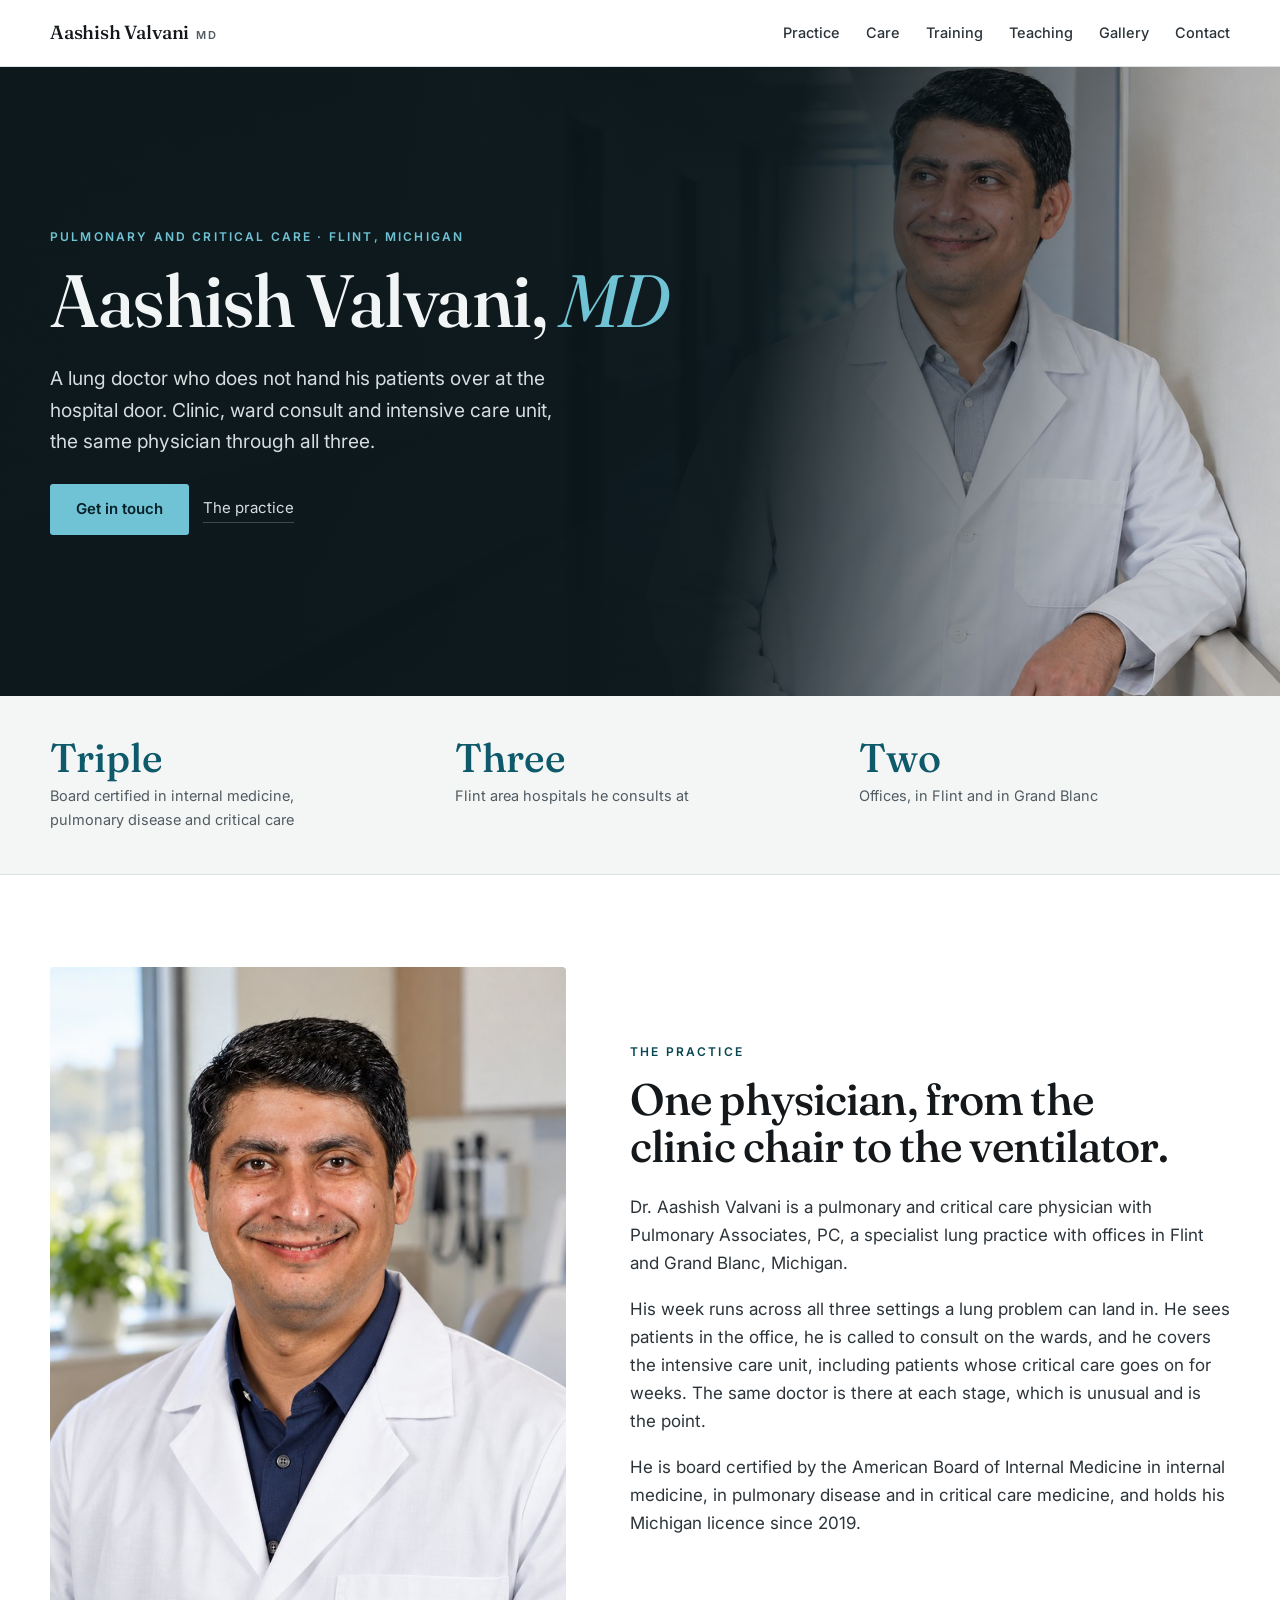
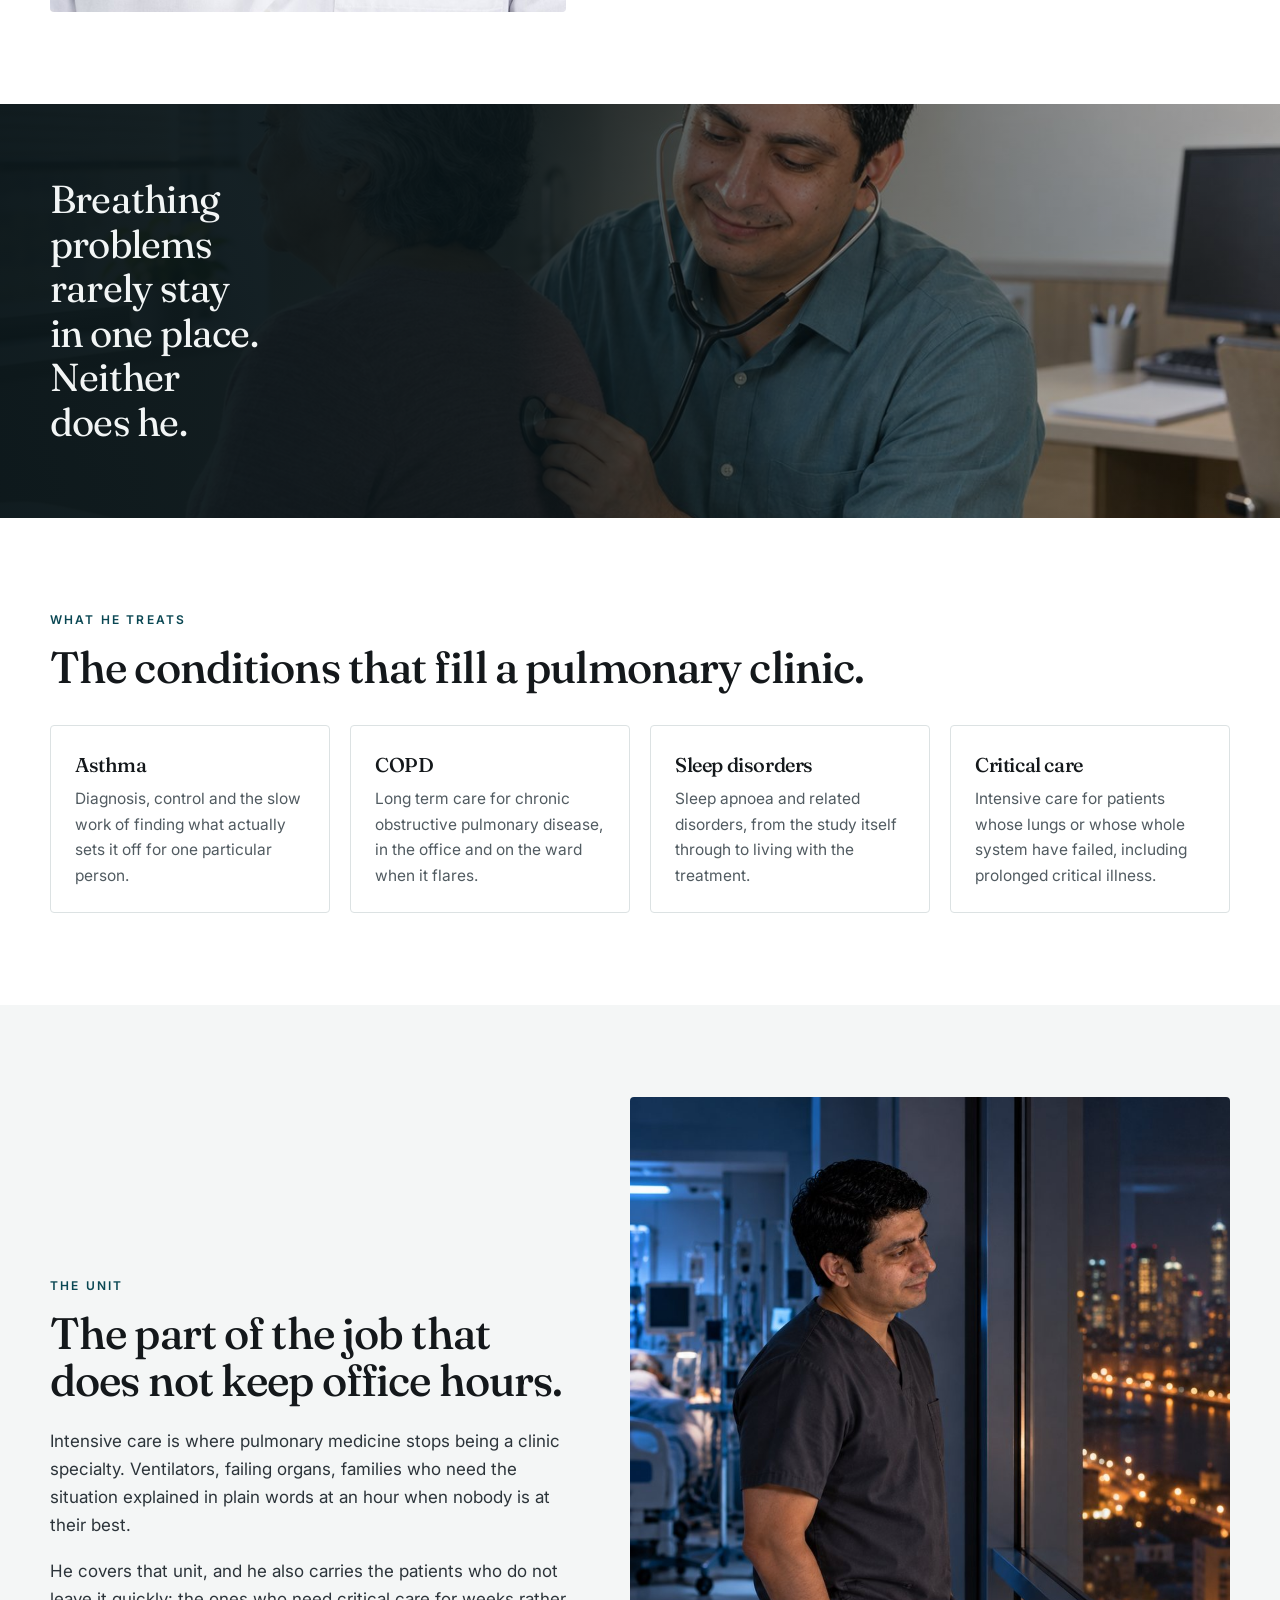
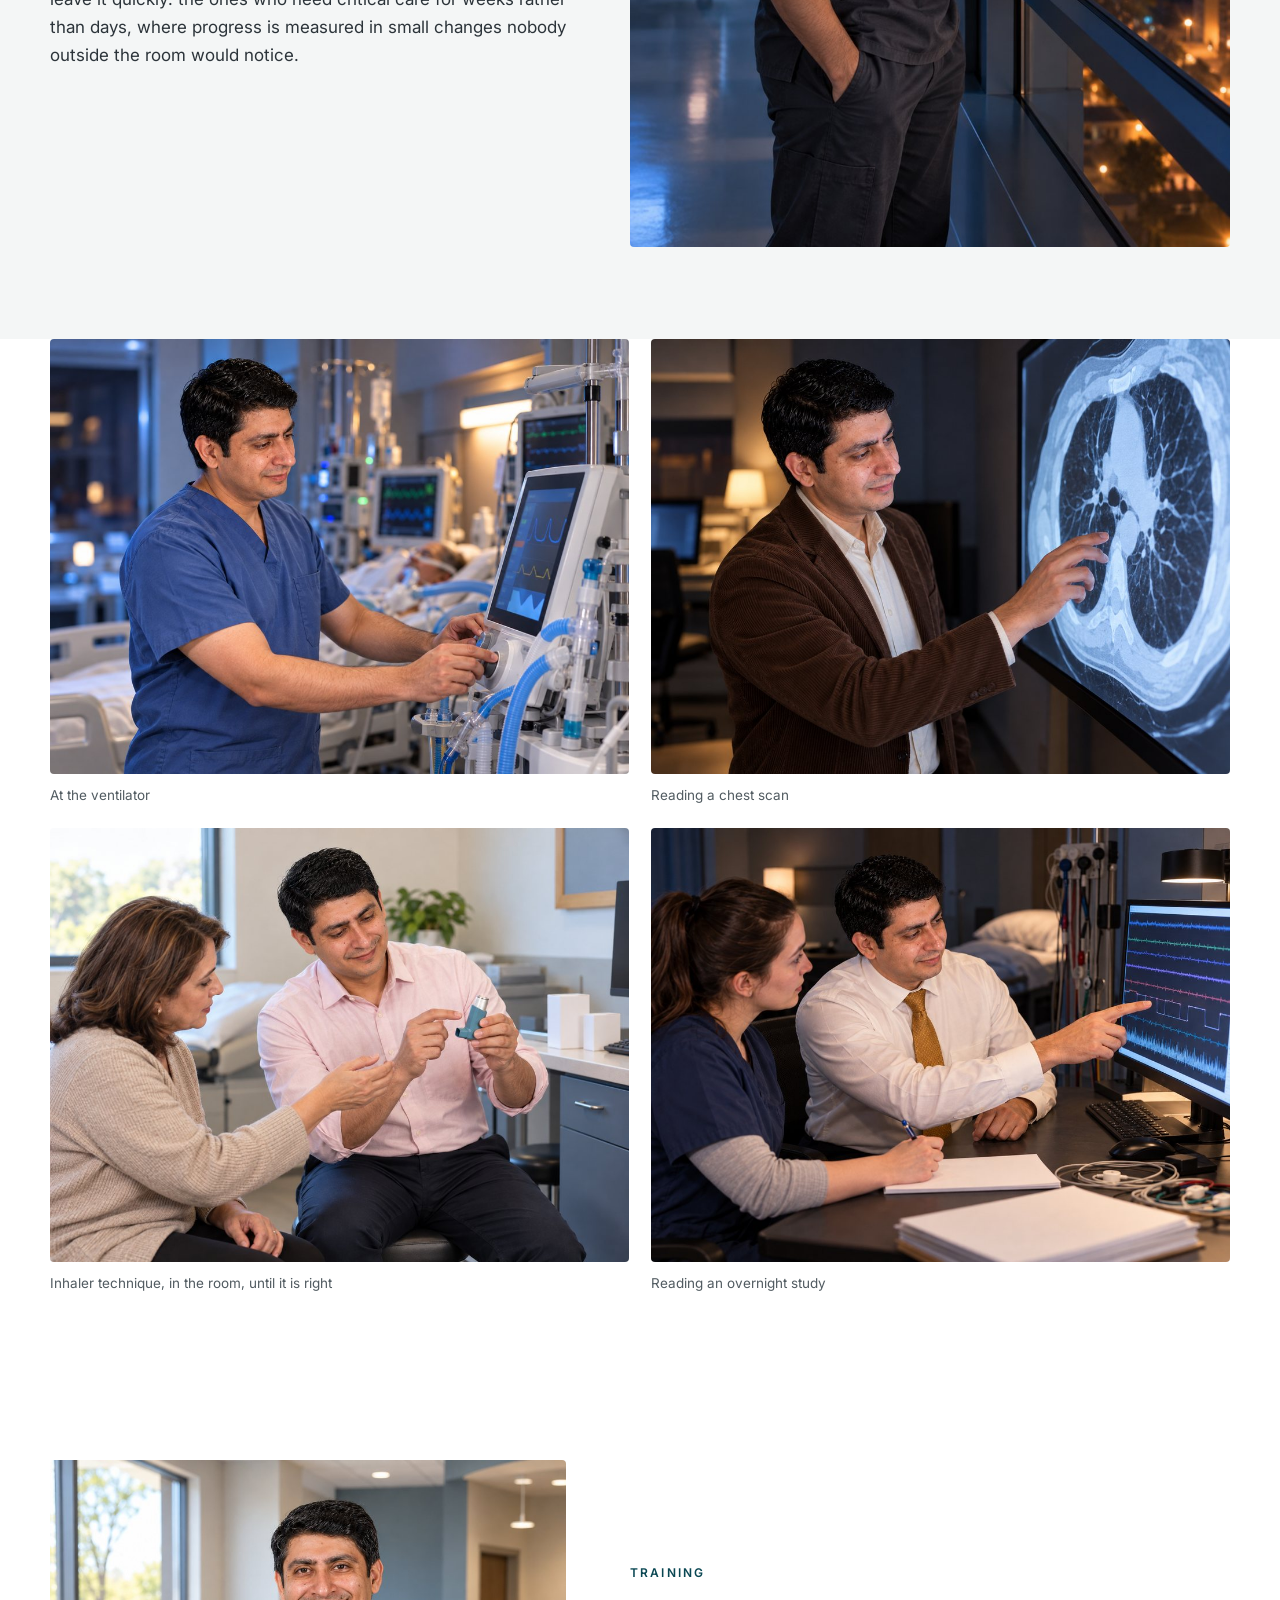
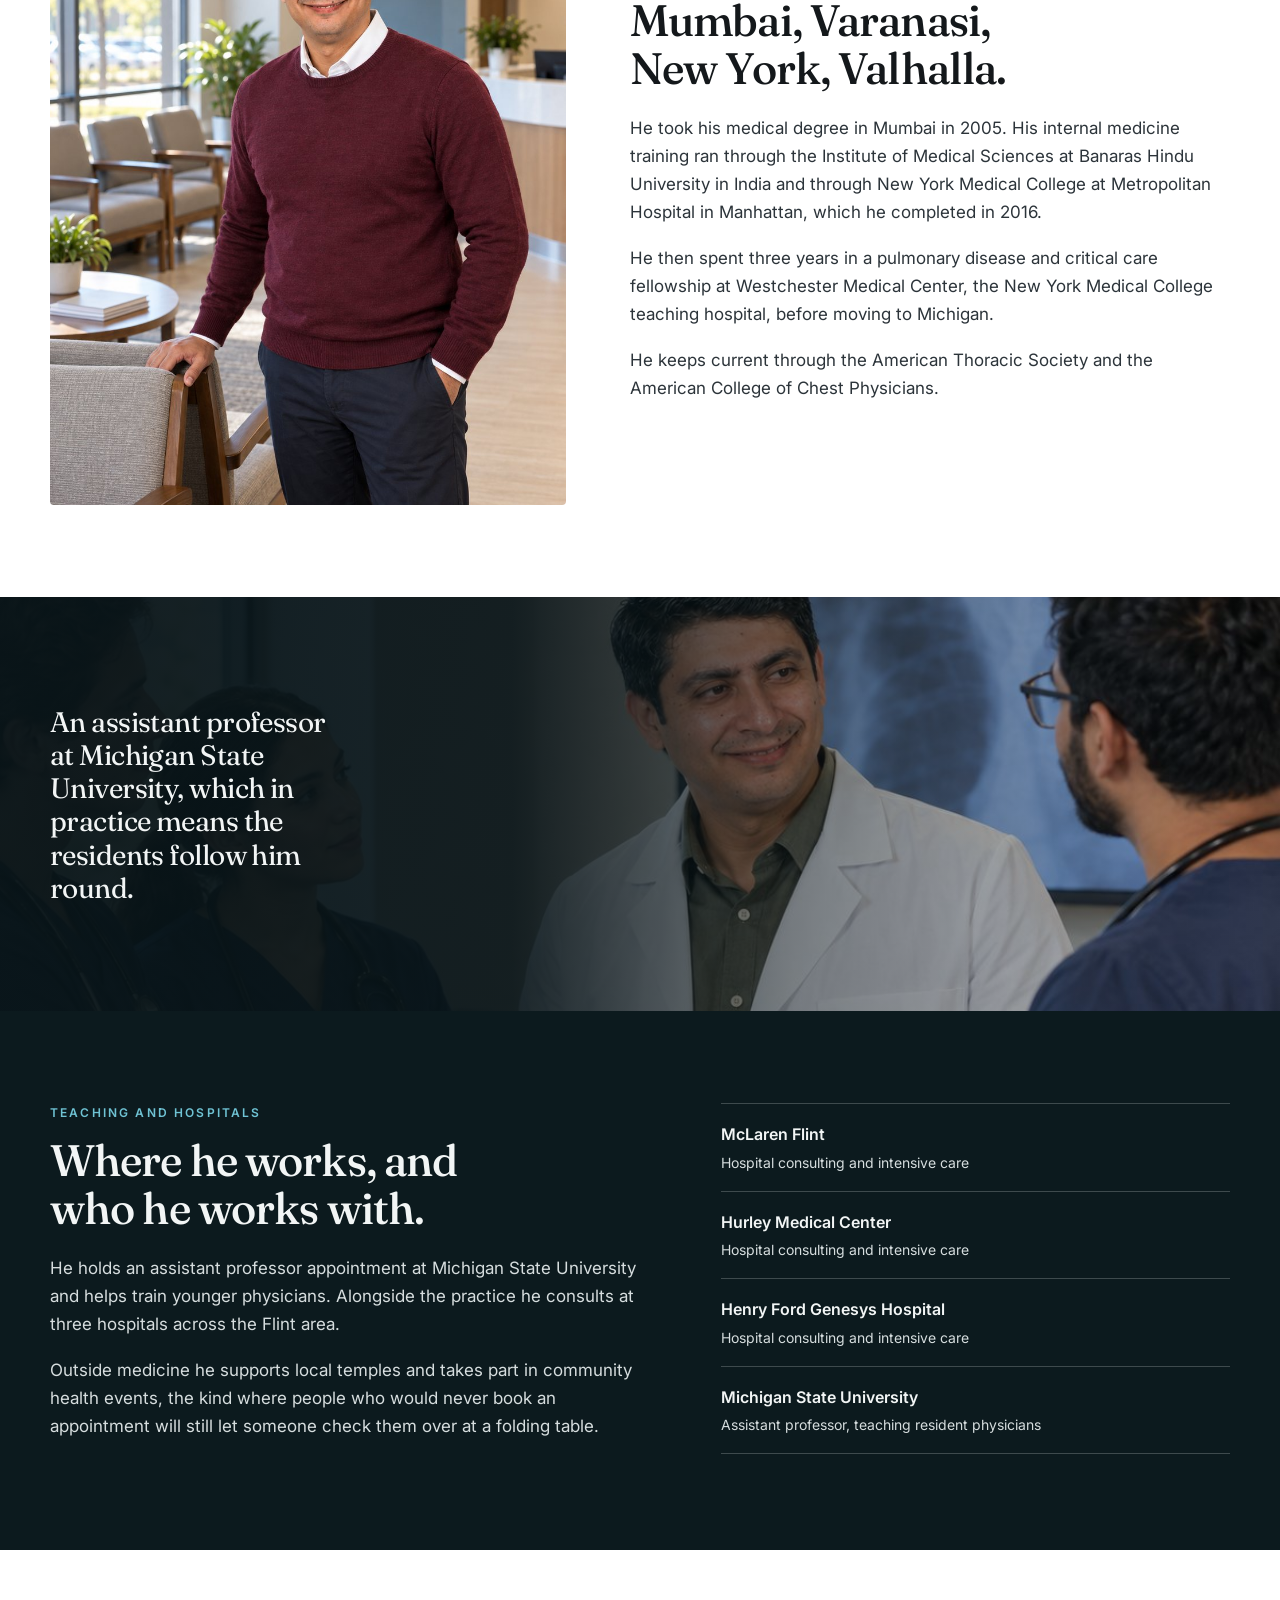
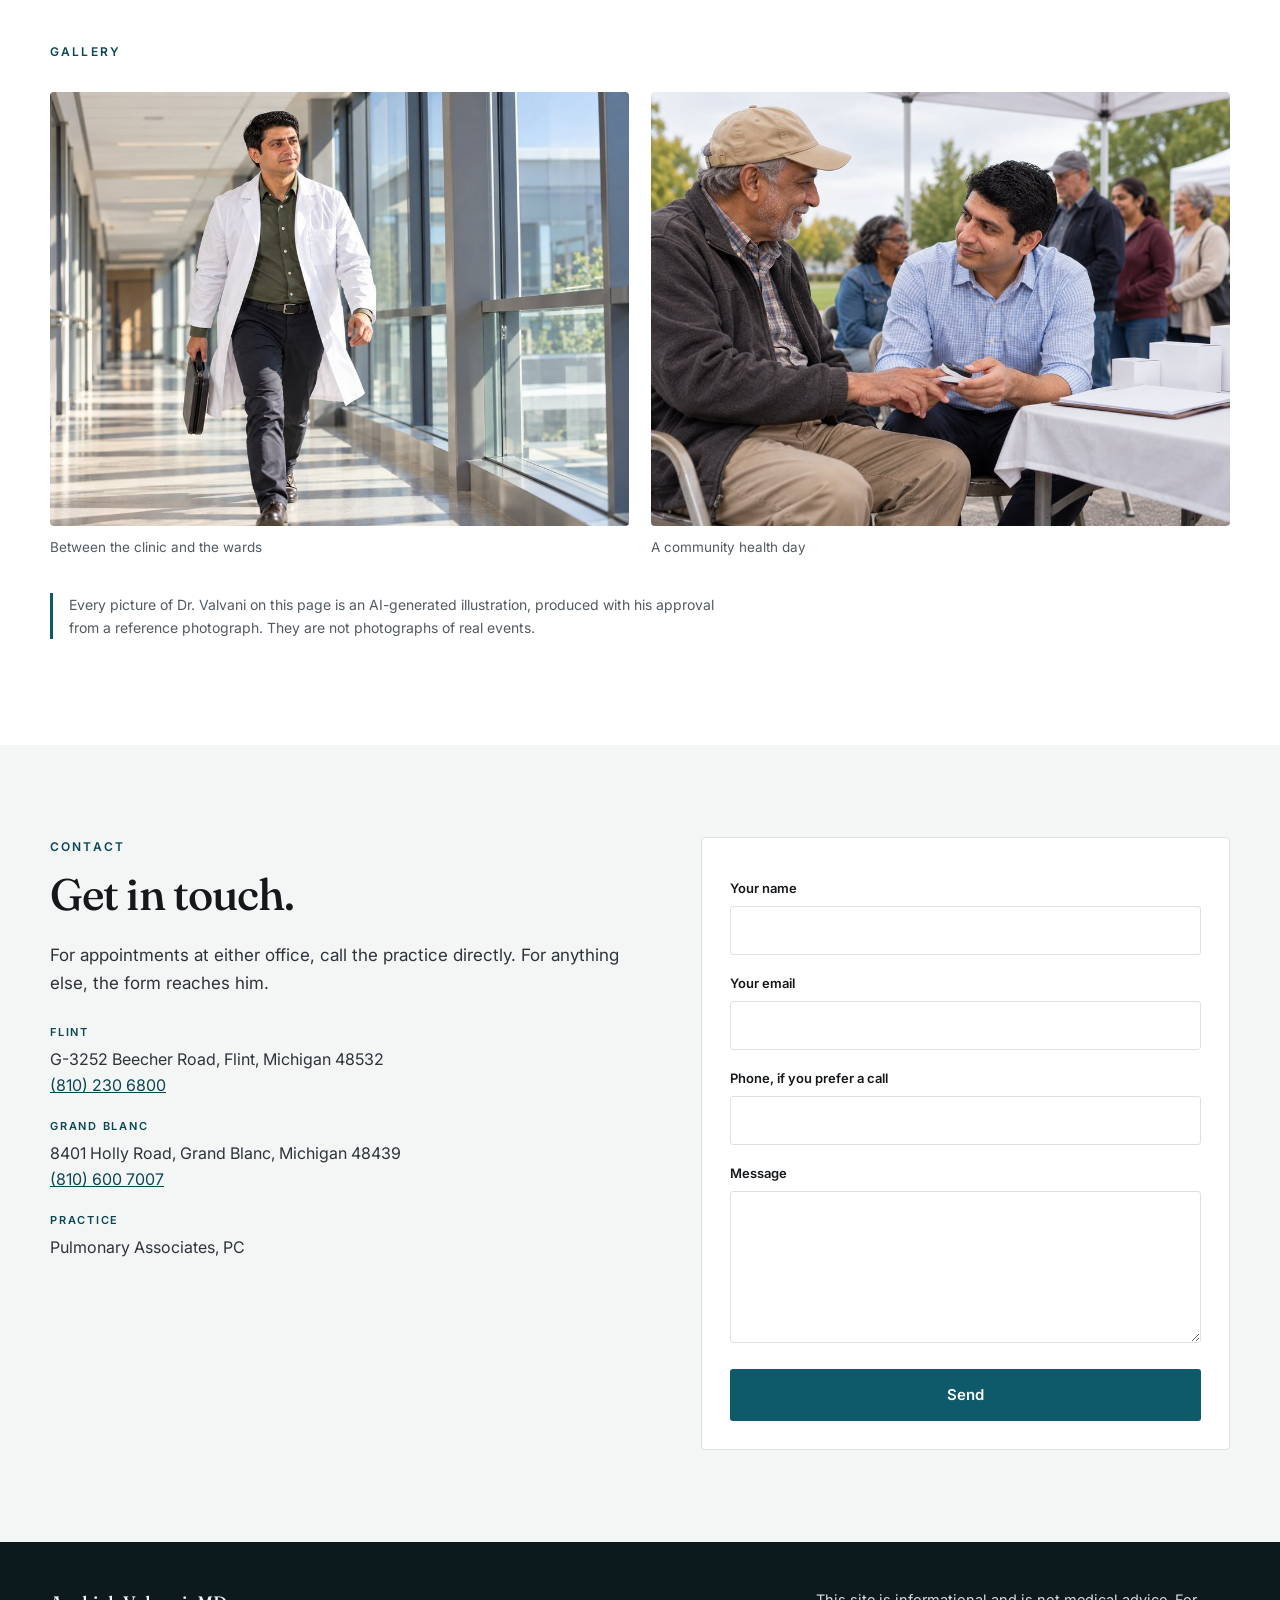
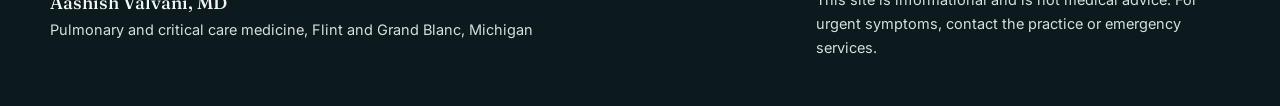
<file: index.html>
<!doctype html>
<html lang="en">
<head>
<meta charset="utf-8">
<meta name="viewport" content="width=device-width,initial-scale=1">
<title>Aashish Valvani, MD | Pulmonary and Critical Care, Flint, Michigan</title>
<meta name="description" content="Aashish Valvani, MD is a pulmonary and critical care physician with Pulmonary Associates, PC in Flint and Grand Blanc, Michigan. Triple board certified in internal medicine, pulmonary disease and critical care.">
<link rel="icon" href="favicon.ico" sizes="any">
<link rel="apple-touch-icon" href="icon-512.png">
<link rel="preconnect" href="https://fonts.googleapis.com">
<link rel="preconnect" href="https://fonts.gstatic.com" crossorigin>
<link href="https://fonts.googleapis.com/css2?family=Fraunces:opsz,wght@9..144,400;9..144,500;9..144,600&family=Inter:wght@400;500;600&display=swap" rel="stylesheet">
<link rel="stylesheet" href="css/av.css">
</head>
<body>

<a class="av-skip" href="#main">Skip to content</a>

<header class="av-top" id="top">
  <div class="av-wrap av-topin">
    <a class="av-mark" href="#top"><b>Aashish Valvani</b><span>MD</span></a>
    <button class="av-burger" id="av-burger" aria-expanded="false" aria-controls="av-nav">
      <span class="av-bt">Menu</span><i aria-hidden="true"></i>
    </button>
    <nav class="av-nav" id="av-nav">
      <a href="#practice">Practice</a>
      <a href="#care">Care</a>
      <a href="#training">Training</a>
      <a href="#teaching">Teaching</a>
      <a href="#gallery">Gallery</a>
      <a href="#contact">Contact</a>
    </nav>
  </div>
</header>

<main id="main">

<section class="av-hero">
  <div class="av-hero-img"><img src="img/hero.jpg" alt="Dr. Aashish Valvani in a hospital corridor outside the intensive care unit" width="2000" height="1125" fetchpriority="high" decoding="async"></div>
  <div class="av-wrap av-hero-in">
    <p class="av-eyebrow">Pulmonary and critical care &middot; Flint, Michigan</p>
    <h1>Aashish Valvani, <em>MD</em></h1>
    <p class="av-lead">A lung doctor who does not hand his patients over at the hospital door. Clinic, ward consult and intensive care unit, the same physician through all three.</p>
    <div class="av-cta">
      <a class="av-btn" href="#contact">Get in touch</a>
      <a class="av-quiet" href="#practice">The practice</a>
    </div>
  </div>
</section>

<section class="av-facts">
  <div class="av-wrap av-factrow">
    <div><b>Triple</b><span>Board certified in internal medicine, pulmonary disease and critical care</span></div>
    <div><b>Three</b><span>Flint area hospitals he consults at</span></div>
    <div><b>Two</b><span>Offices, in Flint and in Grand Blanc</span></div>
  </div>
</section>

<section class="av-split" id="practice">
  <div class="av-wrap av-split-in">
    <div class="av-split-img"><img src="img/portrait.jpg" alt="Portrait of Dr. Aashish Valvani in an outpatient consulting room" width="900" height="1125" loading="lazy" decoding="async"></div>
    <div class="av-split-txt">
      <p class="av-eyebrow">The practice</p>
      <h2>One physician, from the clinic chair to the ventilator.</h2>
      <p>Dr. Aashish Valvani is a pulmonary and critical care physician with Pulmonary Associates, PC, a specialist lung practice with offices in Flint and Grand Blanc, Michigan.</p>
      <p>His week runs across all three settings a lung problem can land in. He sees patients in the office, he is called to consult on the wards, and he covers the intensive care unit, including patients whose critical care goes on for weeks. The same doctor is there at each stage, which is unusual and is the point.</p>
      <p>He is board certified by the American Board of Internal Medicine in internal medicine, in pulmonary disease and in critical care medicine, and holds his Michigan licence since 2019.</p>
    </div>
  </div>
</section>

<section class="av-band">
  <div class="av-band-img"><img src="img/listening.jpg" alt="Dr. Valvani listening to a patient's chest with a stethoscope in clinic" width="1400" height="1050" loading="lazy" decoding="async"></div>
  <div class="av-wrap av-band-in">
    <blockquote>
      <p>Breathing problems rarely stay in one place. Neither does he.</p>
    </blockquote>
  </div>
</section>

<section class="av-care" id="care">
  <div class="av-wrap">
    <p class="av-eyebrow">What he treats</p>
    <h2>The conditions that fill a pulmonary clinic.</h2>
    <div class="av-cards">
      <article class="av-card">
        <h3>Asthma</h3>
        <p>Diagnosis, control and the slow work of finding what actually sets it off for one particular person.</p>
      </article>
      <article class="av-card">
        <h3>COPD</h3>
        <p>Long term care for chronic obstructive pulmonary disease, in the office and on the ward when it flares.</p>
      </article>
      <article class="av-card">
        <h3>Sleep disorders</h3>
        <p>Sleep apnoea and related disorders, from the study itself through to living with the treatment.</p>
      </article>
      <article class="av-card">
        <h3>Critical care</h3>
        <p>Intensive care for patients whose lungs or whose whole system have failed, including prolonged critical illness.</p>
      </article>
    </div>
  </div>
</section>

<section class="av-split av-split-alt">
  <div class="av-wrap av-split-in">
    <div class="av-split-txt">
      <p class="av-eyebrow">The unit</p>
      <h2>The part of the job that does not keep office hours.</h2>
      <p>Intensive care is where pulmonary medicine stops being a clinic specialty. Ventilators, failing organs, families who need the situation explained in plain words at an hour when nobody is at their best.</p>
      <p>He covers that unit, and he also carries the patients who do not leave it quickly: the ones who need critical care for weeks rather than days, where progress is measured in small changes nobody outside the room would notice.</p>
    </div>
    <div class="av-split-img"><img src="img/night.jpg" alt="Dr. Valvani at a window at the end of an intensive care unit at night" width="900" height="1125" loading="lazy" decoding="async"></div>
  </div>
</section>

<section class="av-plates">
  <div class="av-wrap">
    <div class="av-grid">
      <figure><img src="img/ventilator.jpg" alt="Dr. Valvani adjusting a ventilator at an intensive care bedside" width="1000" height="750" loading="lazy" decoding="async"><figcaption>At the ventilator</figcaption></figure>
      <figure><img src="img/scan.jpg" alt="Dr. Valvani studying a chest scan on a screen" width="1000" height="750" loading="lazy" decoding="async"><figcaption>Reading a chest scan</figcaption></figure>
      <figure><img src="img/inhaler.jpg" alt="Dr. Valvani showing a patient how to use an inhaler" width="1000" height="750" loading="lazy" decoding="async"><figcaption>Inhaler technique, in the room, until it is right</figcaption></figure>
      <figure><img src="img/sleep.jpg" alt="Dr. Valvani reviewing an overnight sleep study with a respiratory technologist" width="1000" height="750" loading="lazy" decoding="async"><figcaption>Reading an overnight study</figcaption></figure>
    </div>
  </div>
</section>

<section class="av-split" id="training">
  <div class="av-wrap av-split-in">
    <div class="av-split-img"><img src="img/practice.jpg" alt="Dr. Valvani at the entrance of the practice waiting room" width="900" height="1125" loading="lazy" decoding="async"></div>
    <div class="av-split-txt">
      <p class="av-eyebrow">Training</p>
      <h2>Mumbai, Varanasi, New York, Valhalla.</h2>
      <p>He took his medical degree in Mumbai in 2005. His internal medicine training ran through the Institute of Medical Sciences at Banaras Hindu University in India and through New York Medical College at Metropolitan Hospital in Manhattan, which he completed in 2016.</p>
      <p>He then spent three years in a pulmonary disease and critical care fellowship at Westchester Medical Center, the New York Medical College teaching hospital, before moving to Michigan.</p>
      <p>He keeps current through the American Thoracic Society and the American College of Chest Physicians.</p>
      <!-- Needs Client Confirmation: his two published records disagree on the name of his medical school, so no institution is named here. One says Lokmanya Tilak Municipal Medical College, the other says Maharashtra Medical College. Also unconfirmed: the year he joined Pulmonary Associates, and his title there. -->
    </div>
  </div>
</section>

<section class="av-band av-band-two">
  <div class="av-band-img"><img src="img/teaching.jpg" alt="Dr. Valvani talking with three resident doctors in a hospital teaching room" width="1200" height="1000" loading="lazy" decoding="async"></div>
  <div class="av-wrap av-band-in">
    <blockquote>
      <p>An assistant professor at Michigan State University, which in practice means the residents follow him round.</p>
    </blockquote>
  </div>
</section>

<section class="av-teach" id="teaching">
  <div class="av-wrap av-teach-in">
    <div>
      <p class="av-eyebrow">Teaching and hospitals</p>
      <h2>Where he works, and who he works with.</h2>
      <p>He holds an assistant professor appointment at Michigan State University and helps train younger physicians. Alongside the practice he consults at three hospitals across the Flint area.</p>
      <p>Outside medicine he supports local temples and takes part in community health events, the kind where people who would never book an appointment will still let someone check them over at a folding table.</p>
    </div>
    <ul class="av-list">
      <li><b>McLaren Flint</b><span>Hospital consulting and intensive care</span></li>
      <li><b>Hurley Medical Center</b><span>Hospital consulting and intensive care</span></li>
      <li><b>Henry Ford Genesys Hospital</b><span>Hospital consulting and intensive care</span></li>
      <li><b>Michigan State University</b><span>Assistant professor, teaching resident physicians</span></li>
    </ul>
  </div>
</section>

<section class="av-plates av-plates-two" id="gallery">
  <div class="av-wrap">
    <p class="av-eyebrow">Gallery</p>
    <div class="av-grid av-grid-two">
      <figure><img src="img/corridor.jpg" alt="Dr. Valvani walking the link corridor between the clinic and the wards" width="1000" height="750" loading="lazy" decoding="async"><figcaption>Between the clinic and the wards</figcaption></figure>
      <figure><img src="img/community.jpg" alt="Dr. Valvani checking a man's oxygen level at a community health event" width="1000" height="750" loading="lazy" decoding="async"><figcaption>A community health day</figcaption></figure>
    </div>
    <p class="av-disclose">Every picture of Dr. Valvani on this page is an AI-generated illustration, produced with his approval from a reference photograph. They are not photographs of real events.</p>
  </div>
</section>

<section class="av-contact" id="contact">
  <div class="av-wrap av-contact-in">
    <div class="av-contact-txt">
      <p class="av-eyebrow">Contact</p>
      <h2>Get in touch.</h2>
      <p>For appointments at either office, call the practice directly. For anything else, the form reaches him.</p>
      <dl class="av-spec">
        <dt>Flint</dt><dd>G-3252 Beecher Road, Flint, Michigan 48532<br><a href="tel:+18102306800">(810) 230 6800</a></dd>
        <dt>Grand Blanc</dt><dd>8401 Holly Road, Grand Blanc, Michigan 48439<br><a href="tel:+18106007007">(810) 600 7007</a></dd>
        <dt>Practice</dt><dd>Pulmonary Associates, PC</dd>
      </dl>
    </div>
    <form class="av-form" action="https://formsubmit.co/Aashishvalvani@aol.com" method="POST">
      <input type="hidden" name="_subject" value="Message from your website">
      <input type="hidden" name="_captcha" value="false">
      <input type="hidden" name="_template" value="table">
      <input type="text" name="_honey" style="display:none">
      <label for="av-n">Your name</label>
      <input id="av-n" name="Name" type="text" required autocomplete="name">
      <label for="av-e">Your email</label>
      <input id="av-e" name="Email" type="email" required autocomplete="email">
      <label for="av-p">Phone, if you prefer a call</label>
      <input id="av-p" name="Phone" type="tel" autocomplete="tel">
      <label for="av-m">Message</label>
      <textarea id="av-m" name="Message" rows="5" required></textarea>
      <button type="submit">Send</button>
    </form>
  </div>
</section>

</main>

<footer class="av-foot">
  <div class="av-wrap av-foot-in">
    <p><b>Aashish Valvani, MD</b><br>Pulmonary and critical care medicine, Flint and Grand Blanc, Michigan</p>
    <p class="av-small">This site is informational and is not medical advice. For urgent symptoms, contact the practice or emergency services.</p>
  </div>
</footer>

<script src="js/av.js" defer></script>
</body>
</html>
</file>
<file: css/av.css>
/* Aashish Valvani, MD. Hand written. Three accent tokens, measured ratios in comments. */
:root{
  --av-ink:#14181B;        /* 15.70 on white */
  --av-body:#2C343A;       /* 11.10 on white */
  --av-muted:#515B61;      /*  7.12 on white */
  --av-acc:#0E5A6B;        /* rules and 24px+ figures only */
  --av-paper:#FFFFFF;
  --av-paper-2:#F4F6F6;
  --av-deep:#0C1A1E;
  --av-ivory:#F2F5F5;      /* 15.40 on deep */
  --av-ivory-2:#D6DDDE;    /* 11.70 on deep */
  --av-rule:#DCE2E3;
  --av-rule-dk:rgba(242,245,245,.22);
  --av-disp:"Fraunces",Georgia,"Times New Roman",serif;
  --av-sans:"Inter",-apple-system,BlinkMacSystemFont,"Segoe UI",Helvetica,Arial,sans-serif;
}
:root{
  --av-acc-ink:#0A4753;   /*  8.42 on white, small text on light */
  --av-acc-lift:#6FC3D4;  /*  8.90 on deep,  small text on dark  */
}

*,*::before,*::after{box-sizing:border-box}
html{-webkit-text-size-adjust:100%}
body{margin:0;background:var(--av-paper);color:var(--av-body);
  font-family:var(--av-sans);font-size:17px;line-height:1.65;
  -webkit-font-smoothing:antialiased}
img{max-width:100%;height:auto;display:block}
a{color:var(--av-acc-ink)}
h1,h2,h3{font-family:var(--av-disp);color:var(--av-ink);font-weight:500;
  line-height:1.08;letter-spacing:-.02em;text-wrap:balance;margin:0 0 .5em}
h1{font-size:clamp(40px,6.2vw,74px)}
h2{font-size:clamp(28px,3.6vw,44px)}
h3{font-size:20px;line-height:1.25}
p{margin:0 0 1.05em}
.av-wrap{width:min(1180px,100% - 48px);margin-inline:auto}
.av-eyebrow{font-size:12px;letter-spacing:.18em;text-transform:uppercase;
  color:var(--av-acc-ink);font-weight:600;margin:0 0 14px}
.av-skip{position:absolute;left:-9999px}
.av-skip:focus{left:12px;top:12px;z-index:99;background:var(--av-ink);color:#fff;padding:10px 16px;border-radius:3px}
:focus-visible{outline:2px solid var(--av-acc-ink);outline-offset:3px}

/* nav */
.av-top{position:fixed;inset:0 0 auto;z-index:40;background:rgba(255,255,255,.94);
  backdrop-filter:saturate(1.3) blur(8px);border-bottom:1px solid var(--av-rule)}
.av-topin{display:flex;align-items:center;justify-content:space-between;gap:20px;min-height:66px}
.av-mark{display:flex;align-items:baseline;gap:7px;text-decoration:none;color:var(--av-ink)}
.av-mark b{font-family:var(--av-disp);font-weight:500;font-size:19px;letter-spacing:-.01em}
.av-mark span{font-size:11px;letter-spacing:.16em;color:var(--av-muted);font-weight:600}
.av-nav{display:flex;gap:26px}
.av-nav a{text-decoration:none;color:var(--av-body);font-size:14.5px;font-weight:500}
.av-nav a:hover{color:var(--av-acc-ink)}
.av-burger{display:none;align-items:center;gap:8px;background:none;border:1px solid var(--av-rule);
  border-radius:3px;padding:7px 12px;font:inherit;font-size:13px;color:var(--av-ink);cursor:pointer}

/* hero */
.av-hero{position:relative;display:block;margin-top:66px;background:var(--av-deep);overflow:hidden;
  /* the hero picture is 16:9 with the subject in the right third and a deliberately
     empty left half. Without a real height the box collapsed to about 410px and cropped
     straight through his head, which threw that composition away. */
  min-height:clamp(540px,70vh,740px);display:flex;align-items:center}
.av-hero-img{position:absolute;inset:0}
.av-hero-img img{width:100%;height:100%;object-fit:cover;object-position:74% 26%}
.av-hero-img::after{content:"";position:absolute;inset:0;
  /* dense across the text column, then falls away fast so he is actually visible on the right.
     The old single ramp held .80 out to 74%, which buried him. Contrast is re-measured after
     every change to this line. */
  background:linear-gradient(100deg,rgba(8,20,24,.972) 0%,rgba(8,20,24,.962) 58%,rgba(8,20,24,.62) 70%,rgba(8,20,24,.18) 86%,rgba(8,20,24,.06) 100%)}
.av-hero-in{position:relative;z-index:2;padding:72px 0}
.av-hero-in>*{max-width:620px}
.av-hero .av-eyebrow{color:var(--av-acc-lift)}
.av-hero h1{color:var(--av-ivory);margin-bottom:.3em}
.av-hero h1 em{font-style:italic;font-weight:400;color:var(--av-acc-lift)}
.av-lead{color:var(--av-ivory-2);font-size:clamp(17px,1.5vw,20px);max-width:44ch}
.av-cta{display:flex;flex-wrap:wrap;gap:14px;align-items:center;margin-top:26px}
.av-btn{display:inline-block;background:var(--av-acc-lift);color:#06212A;text-decoration:none;
  font-weight:600;font-size:15px;padding:13px 26px;border-radius:3px}
.av-btn:hover{background:#8FD4E2}
.av-quiet{color:var(--av-ivory-2);text-decoration:none;font-size:15px;border-bottom:1px solid var(--av-rule-dk);padding-bottom:2px}
.av-quiet:hover{color:var(--av-ivory)}

/* facts */
.av-facts{background:var(--av-paper-2);border-bottom:1px solid var(--av-rule)}
.av-factrow{display:grid;grid-template-columns:repeat(3,1fr);gap:34px;padding:42px 0}
.av-factrow div{display:flex;flex-direction:column;gap:6px}
.av-factrow b{font-family:var(--av-disp);font-size:40px;line-height:1;color:var(--av-acc);font-weight:500}
.av-factrow span{font-size:14.5px;color:var(--av-muted);max-width:30ch}

/* split */
.av-split{padding:92px 0}
.av-split-in{display:grid;grid-template-columns:minmax(0,.86fr) minmax(0,1fr);gap:clamp(34px,5vw,76px);align-items:center}
.av-split-img img{width:100%;aspect-ratio:4/5;object-fit:cover;object-position:50% 22%;border-radius:4px}
.av-split-txt p:last-child{margin-bottom:0}
.av-split-alt{background:var(--av-paper-2)}

/* band */
.av-band{position:relative;background:var(--av-deep);overflow:hidden}
.av-band-img{position:absolute;inset:0}
.av-band-img img{width:100%;height:100%;object-fit:cover;object-position:68% 32%}
.av-band-img::after{content:"";position:absolute;inset:0;
  /* was .93 out to 52% and .66 at the right edge, which made both bands read as black
     rectangles with an invisible photograph behind them */
  background:linear-gradient(90deg,rgba(8,20,24,.965) 0%,rgba(8,20,24,.915) 40%,rgba(8,20,24,.52) 62%,rgba(8,20,24,.18) 100%)}
.av-band{min-height:clamp(380px,46vh,520px);display:flex;align-items:center}
.av-band-in{position:relative;z-index:2;padding:72px 0}
.av-band blockquote{margin:0;max-width:19ch}
.av-band blockquote p{font-family:var(--av-disp);font-size:clamp(26px,3.1vw,39px);line-height:1.14;
  color:var(--av-ivory);margin:0;letter-spacing:-.02em}
.av-band-two .av-band-img img{object-position:36% 24%}  /* he was cropped off the right edge entirely */
.av-band-two blockquote{max-width:26ch}
.av-band-two blockquote p{font-size:clamp(21px,2.2vw,29px);line-height:1.18}

/* care cards */
.av-care{padding:92px 0}
.av-cards{display:grid;grid-template-columns:repeat(4,1fr);gap:20px;margin-top:34px}
.av-card{border:1px solid var(--av-rule);border-radius:4px;padding:26px 24px 24px;background:var(--av-paper)}
.av-card h3{margin-bottom:.45em}
.av-card p{font-size:15.5px;color:var(--av-muted);margin:0}

/* plates */
.av-plates{padding:0 0 74px}
.av-plates-two{padding:92px 0}
.av-grid{display:grid;grid-template-columns:repeat(2,1fr);gap:22px}
.av-grid-two{margin-top:30px}
.av-grid figure{margin:0}
.av-grid img{width:100%;aspect-ratio:4/3;object-fit:cover;border-radius:4px}
/* every subject sat left of centre, which made the grid read as one repeated shot */
.av-grid figure:nth-child(1) img{object-position:62% 40%}
.av-grid figure:nth-child(2) img{object-position:40% 36%}
.av-grid figure:nth-child(3) img{object-position:58% 42%}
.av-grid figure:nth-child(4) img{object-position:46% 38%}
.av-grid figcaption{font-size:13.5px;color:var(--av-muted);margin-top:10px}
.av-disclose{margin-top:34px;font-size:14px;color:var(--av-muted);max-width:76ch;
  border-left:3px solid var(--av-acc);padding-left:16px}

/* teaching */
.av-teach{background:var(--av-deep);color:var(--av-ivory-2);padding:92px 0}
.av-teach h2{color:var(--av-ivory)}
.av-teach .av-eyebrow{color:var(--av-acc-lift)}
.av-teach-in{display:grid;grid-template-columns:minmax(0,1fr) minmax(0,.84fr);gap:clamp(34px,5vw,70px)}
.av-list{list-style:none;margin:0;padding:0}
.av-list li{display:flex;flex-direction:column;gap:3px;padding:17px 0;border-bottom:1px solid var(--av-rule-dk)}
.av-list li:first-child{border-top:1px solid var(--av-rule-dk)}
.av-list b{color:var(--av-ivory);font-weight:600;font-size:16px}
.av-list span{font-size:14px;color:var(--av-ivory-2)}

/* contact */
.av-contact{padding:92px 0;background:var(--av-paper-2)}
.av-contact-in{display:grid;grid-template-columns:minmax(0,1fr) minmax(0,.9fr);gap:clamp(34px,5vw,70px)}
.av-spec{margin:26px 0 0}
.av-spec dt{font-family:var(--av-sans);font-size:11px;letter-spacing:.16em;text-transform:uppercase;
  color:var(--av-acc-ink);font-weight:600;margin-top:18px}
.av-spec dd{margin:5px 0 0;font-size:16px;color:var(--av-body)}
.av-form{display:flex;flex-direction:column;gap:6px;background:var(--av-paper);
  border:1px solid var(--av-rule);border-radius:4px;padding:28px}
.av-form label{font-size:13px;font-weight:600;color:var(--av-ink);margin-top:12px}
.av-form input,.av-form textarea{font:inherit;font-size:15.5px;color:var(--av-ink);
  border:1px solid var(--av-rule);border-radius:3px;padding:11px 13px;background:#fff;width:100%}
.av-form textarea{resize:vertical}
.av-form button{margin-top:20px;background:var(--av-acc);color:#fff;border:0;border-radius:3px;
  font:inherit;font-weight:600;font-size:15px;padding:14px 26px;cursor:pointer}
.av-form button:hover{background:#0B4753}

/* footer */
.av-foot{background:var(--av-deep);color:var(--av-ivory-2);padding:46px 0}
.av-foot-in{display:flex;flex-wrap:wrap;gap:20px;justify-content:space-between;align-items:flex-start}
.av-foot b{color:var(--av-ivory);font-family:var(--av-disp);font-weight:500;font-size:18px}
.av-foot p{margin:0;font-size:14.5px}
.av-small{max-width:46ch;color:var(--av-ivory-2)}

@media (max-width:980px){
  .av-split-in,.av-teach-in,.av-contact-in{grid-template-columns:1fr}
  .av-split-alt .av-split-in>.av-split-txt{order:2}
  .av-split-alt .av-split-in>.av-split-img{order:1}
  .av-cards{grid-template-columns:repeat(2,1fr)}
  .av-factrow{grid-template-columns:1fr;gap:24px;padding:34px 0}
}
@media (max-width:760px){
  body{font-size:16.5px}
  .av-wrap{width:min(1180px,100% - 32px)}
  .av-burger{display:inline-flex}
  .av-nav{display:none;position:absolute;left:0;right:0;top:100%;background:#fff;
    border-bottom:1px solid var(--av-rule);flex-direction:column;gap:0;padding:8px 0}
  .av-top.open .av-nav{display:flex}
  .av-nav a{padding:13px 24px;border-top:1px solid var(--av-rule)}
  /* PHONE HERO. The old version put the text at the top and the darkest part of the
     gradient at the bottom, so he was a ghost behind a near solid scrim. Now his face
     gets the top of the frame and the copy sits on the dense lower half. */
  .av-hero{min-height:auto;display:block}
  .av-hero-img img{object-position:81% 12%}   /* he sits in the right third of the source; 62% clipped his face at the edge */
  .av-hero-in{padding:230px 0 56px}
  .av-hero-img::after{background:linear-gradient(180deg,rgba(8,20,24,.30) 0%,rgba(8,20,24,.34) 24%,rgba(8,20,24,.86) 42%,rgba(8,20,24,.965) 58%,rgba(8,20,24,.975) 100%)}
  .av-hero h1{font-size:clamp(34px,10vw,44px)}
  .av-hero .av-eyebrow{max-width:30ch;letter-spacing:.12em;font-size:11px}
  .av-band{min-height:auto;display:block}
  .av-band-img img{object-position:60% 26%}
  .av-band-two .av-band-img img{object-position:40% 22%}
  /* same idea on the quote bands: picture readable at the top, type on the dense base */
  .av-band-in{padding:190px 0 60px}
  .av-band-img::after{background:linear-gradient(180deg,rgba(8,20,24,.26) 0%,rgba(8,20,24,.32) 20%,rgba(8,20,24,.88) 38%,rgba(8,20,24,.975) 52%,rgba(8,20,24,.982) 100%)}
  .av-split-img img{aspect-ratio:5/4;object-position:50% 20%}
  .av-split,.av-care,.av-teach,.av-contact,.av-plates-two{padding:62px 0}
  .av-plates{padding:0 0 62px}
  .av-band-in{padding:68px 0}
  .av-grid{grid-template-columns:1fr}
  .av-cards{grid-template-columns:1fr}
  .av-foot-in{flex-direction:column}
}
@media (prefers-reduced-motion:reduce){*{animation:none!important;transition:none!important}}
</file>
